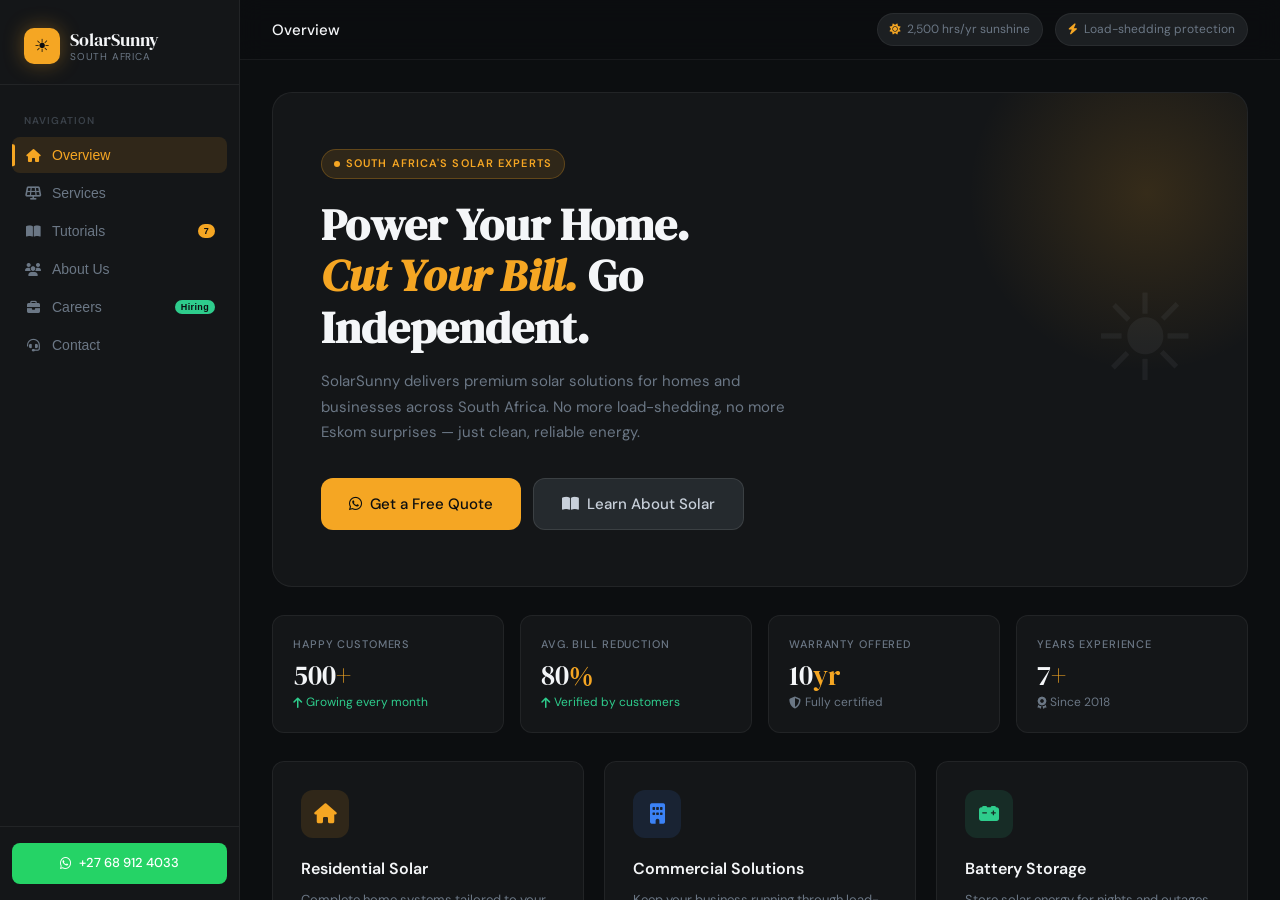
<file: index.html>
<!DOCTYPE html>
<html lang="en">
<head>
<meta charset="UTF-8">
<meta name="viewport" content="width=device-width, initial-scale=1.0">
<title>SolarSunny — Energy Independence for South Africa</title>
<meta name="description" content="SolarSunny provides premium solar solutions for homes and businesses across South Africa. Save on electricity, eliminate load-shedding, and achieve true energy independence.">
<link rel="preconnect" href="https://fonts.googleapis.com">
<link rel="preconnect" href="https://fonts.gstatic.com" crossorigin>
<link href="https://fonts.googleapis.com/css2?family=DM+Serif+Display:ital@0;1&family=DM+Sans:ital,opsz,wght@0,9..40,300;0,9..40,400;0,9..40,500;0,9..40,600;1,9..40,300&display=swap" rel="stylesheet">
<link rel="stylesheet" href="https://cdnjs.cloudflare.com/ajax/libs/font-awesome/6.4.0/css/all.min.css">
<style>
:root {
  --amber: #F5A623;
  --amber-light: #FFD07A;
  --amber-dark: #C67F00;
  --dark: #0C0E10;
  --dark-2: #141618;
  --dark-3: #1C1F22;
  --dark-4: #252A2E;
  --mid: #3A4149;
  --light-mid: #6B7785;
  --light: #C8D0DA;
  --white: #F4F6F8;
  --green: #2ECC8C;
  --blue: #3B82F6;
  --red: #EF4444;
  --radius: 12px;
  --radius-lg: 20px;
  --shadow: 0 4px 24px rgba(0,0,0,0.4);
  --shadow-amber: 0 4px 32px rgba(245,166,35,0.2);
  --transition: 0.28s cubic-bezier(0.4, 0, 0.2, 1);
}

*, *::before, *::after { box-sizing: border-box; margin: 0; padding: 0; }

html { scroll-behavior: smooth; }

body {
  font-family: 'DM Sans', sans-serif;
  background: var(--dark);
  color: var(--light);
  min-height: 100vh;
  overflow-x: hidden;
  font-size: 15px;
  line-height: 1.6;
}

/* ─── SCROLLBAR ─── */
::-webkit-scrollbar { width: 6px; }
::-webkit-scrollbar-track { background: var(--dark-2); }
::-webkit-scrollbar-thumb { background: var(--mid); border-radius: 3px; }

/* ─── LAYOUT ─── */
.app-shell {
  display: flex;
  height: 100vh;
  overflow: hidden;
}

/* ─── SIDEBAR ─── */
.sidebar {
  width: 240px;
  min-width: 240px;
  background: var(--dark-2);
  border-right: 1px solid rgba(255,255,255,0.06);
  display: flex;
  flex-direction: column;
  padding: 0;
  position: relative;
  z-index: 10;
  transition: width var(--transition);
}

.sidebar-logo {
  padding: 28px 24px 20px;
  border-bottom: 1px solid rgba(255,255,255,0.06);
}

.logo-mark {
  display: flex;
  align-items: center;
  gap: 10px;
  text-decoration: none;
}

.logo-icon {
  width: 36px;
  height: 36px;
  background: var(--amber);
  border-radius: 10px;
  display: flex;
  align-items: center;
  justify-content: center;
  font-size: 18px;
  color: var(--dark);
  flex-shrink: 0;
  box-shadow: 0 0 20px rgba(245,166,35,0.35);
}

.logo-text {
  font-family: 'DM Serif Display', serif;
  font-size: 18px;
  color: var(--white);
  line-height: 1.1;
}

.logo-text span {
  display: block;
  font-family: 'DM Sans', sans-serif;
  font-size: 10px;
  font-weight: 400;
  color: var(--light-mid);
  letter-spacing: 0.08em;
  text-transform: uppercase;
  margin-top: 1px;
}

.sidebar-nav {
  flex: 1;
  padding: 16px 12px;
  display: flex;
  flex-direction: column;
  gap: 2px;
}

.nav-label {
  font-size: 10px;
  font-weight: 600;
  letter-spacing: 0.1em;
  text-transform: uppercase;
  color: var(--mid);
  padding: 12px 12px 6px;
}

.nav-item {
  display: flex;
  align-items: center;
  gap: 10px;
  padding: 10px 12px;
  border-radius: 8px;
  cursor: pointer;
  color: var(--light-mid);
  font-size: 14px;
  font-weight: 400;
  transition: all var(--transition);
  border: none;
  background: none;
  width: 100%;
  text-align: left;
  position: relative;
  white-space: nowrap;
}

.nav-item:hover {
  background: var(--dark-3);
  color: var(--light);
}

.nav-item.active {
  background: rgba(245,166,35,0.12);
  color: var(--amber);
  font-weight: 500;
}

.nav-item.active::before {
  content: '';
  position: absolute;
  left: 0;
  top: 50%;
  transform: translateY(-50%);
  height: 60%;
  width: 3px;
  background: var(--amber);
  border-radius: 0 2px 2px 0;
}

.nav-item i {
  width: 18px;
  text-align: center;
  font-size: 13px;
  flex-shrink: 0;
}

.nav-badge {
  margin-left: auto;
  background: var(--amber);
  color: var(--dark);
  font-size: 9px;
  font-weight: 700;
  padding: 2px 6px;
  border-radius: 20px;
  letter-spacing: 0.04em;
}

.sidebar-footer {
  padding: 16px 12px;
  border-top: 1px solid rgba(255,255,255,0.06);
}

.whatsapp-btn {
  display: flex;
  align-items: center;
  gap: 8px;
  padding: 10px 14px;
  background: #25D366;
  color: white;
  border-radius: 8px;
  font-size: 13px;
  font-weight: 500;
  text-decoration: none;
  transition: all var(--transition);
  width: 100%;
  justify-content: center;
}

.whatsapp-btn:hover {
  background: #1DAA54;
  transform: translateY(-1px);
  box-shadow: 0 4px 16px rgba(37,211,102,0.3);
}

/* ─── MAIN AREA ─── */
.main-area {
  flex: 1;
  overflow-y: auto;
  overflow-x: hidden;
  position: relative;
}

/* ─── TOP BAR ─── */
.topbar {
  position: sticky;
  top: 0;
  z-index: 5;
  background: rgba(12,14,16,0.85);
  backdrop-filter: blur(12px);
  -webkit-backdrop-filter: blur(12px);
  border-bottom: 1px solid rgba(255,255,255,0.06);
  padding: 0 32px;
  height: 60px;
  display: flex;
  align-items: center;
  justify-content: space-between;
}

.topbar-left {
  display: flex;
  align-items: center;
  gap: 12px;
}

.page-title {
  font-size: 15px;
  font-weight: 500;
  color: var(--white);
}

.topbar-right {
  display: flex;
  align-items: center;
  gap: 12px;
}

.stat-chip {
  display: flex;
  align-items: center;
  gap: 6px;
  background: var(--dark-3);
  border: 1px solid rgba(255,255,255,0.06);
  padding: 6px 12px;
  border-radius: 20px;
  font-size: 12px;
  color: var(--light-mid);
}

.stat-chip i { font-size: 11px; color: var(--amber); }

.hamburger-btn {
  display: none;
  background: none;
  border: none;
  color: var(--light);
  font-size: 18px;
  cursor: pointer;
  padding: 6px;
}

/* ─── PAGES ─── */
.page { display: none; padding: 32px; animation: fadeIn 0.3s ease; }
.page.active { display: block; }

@keyframes fadeIn {
  from { opacity: 0; transform: translateY(8px); }
  to { opacity: 1; transform: translateY(0); }
}

/* ─── HERO ─── */
.hero {
  position: relative;
  background: var(--dark-2);
  border: 1px solid rgba(255,255,255,0.06);
  border-radius: var(--radius-lg);
  padding: 56px 48px;
  overflow: hidden;
  margin-bottom: 28px;
}

.hero::before {
  content: '';
  position: absolute;
  top: -80px;
  right: -80px;
  width: 360px;
  height: 360px;
  background: radial-gradient(circle, rgba(245,166,35,0.15) 0%, transparent 70%);
  pointer-events: none;
}

.hero::after {
  content: '☀';
  position: absolute;
  right: 48px;
  top: 50%;
  transform: translateY(-50%);
  font-size: 120px;
  opacity: 0.06;
  pointer-events: none;
  animation: rotateSun 20s linear infinite;
}

@keyframes rotateSun {
  from { transform: translateY(-50%) rotate(0deg); }
  to { transform: translateY(-50%) rotate(360deg); }
}

.hero-eyebrow {
  display: inline-flex;
  align-items: center;
  gap: 6px;
  background: rgba(245,166,35,0.12);
  border: 1px solid rgba(245,166,35,0.25);
  color: var(--amber);
  font-size: 11px;
  font-weight: 600;
  letter-spacing: 0.1em;
  text-transform: uppercase;
  padding: 5px 12px;
  border-radius: 20px;
  margin-bottom: 20px;
}

.hero-eyebrow::before {
  content: '';
  width: 6px;
  height: 6px;
  background: var(--amber);
  border-radius: 50%;
  animation: pulse 2s infinite;
}

@keyframes pulse {
  0%, 100% { opacity: 1; transform: scale(1); }
  50% { opacity: 0.5; transform: scale(0.8); }
}

.hero h1 {
  font-family: 'DM Serif Display', serif;
  font-size: clamp(28px, 3.5vw, 48px);
  color: var(--white);
  line-height: 1.15;
  margin-bottom: 16px;
  max-width: 540px;
}

.hero h1 em {
  font-style: italic;
  color: var(--amber);
}

.hero p {
  color: var(--light-mid);
  max-width: 480px;
  font-size: 15px;
  line-height: 1.7;
  margin-bottom: 32px;
}

.hero-actions {
  display: flex;
  gap: 12px;
  flex-wrap: wrap;
}

/* ─── BUTTONS ─── */
.btn {
  display: inline-flex;
  align-items: center;
  gap: 8px;
  padding: 11px 20px;
  border-radius: var(--radius);
  font-size: 14px;
  font-weight: 500;
  cursor: pointer;
  transition: all var(--transition);
  text-decoration: none;
  border: none;
  font-family: 'DM Sans', sans-serif;
  white-space: nowrap;
}

.btn-primary {
  background: var(--amber);
  color: var(--dark);
}
.btn-primary:hover {
  background: var(--amber-light);
  transform: translateY(-1px);
  box-shadow: var(--shadow-amber);
}

.btn-secondary {
  background: var(--dark-4);
  color: var(--light);
  border: 1px solid rgba(255,255,255,0.1);
}
.btn-secondary:hover {
  background: var(--dark-3);
  border-color: rgba(255,255,255,0.18);
  transform: translateY(-1px);
}

.btn-ghost {
  background: transparent;
  color: var(--amber);
  border: 1px solid rgba(245,166,35,0.3);
}
.btn-ghost:hover {
  background: rgba(245,166,35,0.08);
  border-color: var(--amber);
}

.btn-green {
  background: var(--green);
  color: var(--dark);
}
.btn-green:hover {
  filter: brightness(1.1);
  transform: translateY(-1px);
}

.btn-sm { padding: 8px 14px; font-size: 13px; }
.btn-lg { padding: 14px 28px; font-size: 15px; }

/* ─── STATS ROW ─── */
.stats-row {
  display: grid;
  grid-template-columns: repeat(4, 1fr);
  gap: 16px;
  margin-bottom: 28px;
}

.stat-card {
  background: var(--dark-2);
  border: 1px solid rgba(255,255,255,0.06);
  border-radius: var(--radius);
  padding: 20px;
  position: relative;
  overflow: hidden;
  transition: border-color var(--transition);
}

.stat-card:hover {
  border-color: rgba(245,166,35,0.25);
}

.stat-card::before {
  content: '';
  position: absolute;
  bottom: 0;
  left: 0;
  right: 0;
  height: 2px;
  background: linear-gradient(90deg, var(--amber), transparent);
  opacity: 0;
  transition: opacity var(--transition);
}

.stat-card:hover::before { opacity: 1; }

.stat-label {
  font-size: 11px;
  color: var(--light-mid);
  text-transform: uppercase;
  letter-spacing: 0.08em;
  margin-bottom: 8px;
  font-weight: 500;
}

.stat-value {
  font-family: 'DM Serif Display', serif;
  font-size: 28px;
  color: var(--white);
  line-height: 1;
  margin-bottom: 4px;
}

.stat-value span { color: var(--amber); }

.stat-sub {
  font-size: 12px;
  color: var(--light-mid);
  display: flex;
  align-items: center;
  gap: 4px;
}

.stat-sub.up { color: var(--green); }
.stat-sub.down { color: var(--red); }

/* ─── GRID LAYOUTS ─── */
.two-col { display: grid; grid-template-columns: 1fr 1fr; gap: 20px; margin-bottom: 20px; }
.three-col { display: grid; grid-template-columns: repeat(3, 1fr); gap: 20px; margin-bottom: 20px; }

/* ─── CARDS ─── */
.card {
  background: var(--dark-2);
  border: 1px solid rgba(255,255,255,0.06);
  border-radius: var(--radius);
  overflow: hidden;
  transition: border-color var(--transition), transform var(--transition);
}

.card:hover {
  border-color: rgba(255,255,255,0.12);
  transform: translateY(-2px);
}

.card-header {
  padding: 20px 24px;
  border-bottom: 1px solid rgba(255,255,255,0.06);
  display: flex;
  align-items: center;
  justify-content: space-between;
}

.card-title {
  font-size: 14px;
  font-weight: 600;
  color: var(--white);
}

.card-body { padding: 24px; }

/* ─── SERVICE CARDS ─── */
.service-card {
  background: var(--dark-2);
  border: 1px solid rgba(255,255,255,0.06);
  border-radius: var(--radius);
  padding: 28px;
  transition: all var(--transition);
  cursor: pointer;
  position: relative;
  overflow: hidden;
}

.service-card:hover {
  border-color: rgba(245,166,35,0.3);
  transform: translateY(-3px);
  box-shadow: var(--shadow);
}

.service-icon-wrap {
  width: 48px;
  height: 48px;
  border-radius: 12px;
  display: flex;
  align-items: center;
  justify-content: center;
  margin-bottom: 18px;
  font-size: 20px;
}

.service-card h3 {
  font-size: 16px;
  font-weight: 600;
  color: var(--white);
  margin-bottom: 8px;
}

.service-card p {
  font-size: 13px;
  color: var(--light-mid);
  line-height: 1.6;
  margin-bottom: 18px;
}

.feature-list {
  list-style: none;
  display: flex;
  flex-direction: column;
  gap: 6px;
}

.feature-list li {
  font-size: 12px;
  color: var(--light-mid);
  display: flex;
  align-items: center;
  gap: 8px;
}

.feature-list li i {
  color: var(--green);
  font-size: 10px;
  flex-shrink: 0;
}

/* ─── TUTORIALS ─── */
.tutorial-layout {
  display: grid;
  grid-template-columns: 240px 1fr;
  gap: 20px;
  min-height: 500px;
}

.tutorial-sidebar {
  background: var(--dark-2);
  border: 1px solid rgba(255,255,255,0.06);
  border-radius: var(--radius);
  padding: 16px;
  height: fit-content;
  position: sticky;
  top: 20px;
}

.tutorial-sidebar h4 {
  font-size: 11px;
  font-weight: 600;
  letter-spacing: 0.1em;
  text-transform: uppercase;
  color: var(--mid);
  margin-bottom: 12px;
  padding: 0 4px;
}

.tut-link {
  display: flex;
  align-items: center;
  gap: 10px;
  padding: 10px 10px;
  border-radius: 8px;
  cursor: pointer;
  color: var(--light-mid);
  font-size: 13px;
  transition: all var(--transition);
  border: none;
  background: none;
  width: 100%;
  text-align: left;
}

.tut-link:hover { background: var(--dark-3); color: var(--light); }
.tut-link.active { background: rgba(245,166,35,0.1); color: var(--amber); }

.tut-num {
  width: 22px;
  height: 22px;
  border-radius: 6px;
  background: var(--dark-4);
  display: flex;
  align-items: center;
  justify-content: center;
  font-size: 10px;
  font-weight: 700;
  flex-shrink: 0;
  color: var(--light-mid);
}

.tut-link.active .tut-num {
  background: var(--amber);
  color: var(--dark);
}

.tutorial-content-area {
  background: var(--dark-2);
  border: 1px solid rgba(255,255,255,0.06);
  border-radius: var(--radius);
  padding: 36px;
  display: none;
}

.tutorial-content-area.active { display: block; animation: fadeIn 0.3s ease; }

.tut-badge {
  display: inline-block;
  background: rgba(245,166,35,0.12);
  border: 1px solid rgba(245,166,35,0.2);
  color: var(--amber);
  font-size: 10px;
  font-weight: 700;
  letter-spacing: 0.1em;
  text-transform: uppercase;
  padding: 3px 10px;
  border-radius: 20px;
  margin-bottom: 16px;
}

.tutorial-content-area h3 {
  font-family: 'DM Serif Display', serif;
  font-size: 24px;
  color: var(--white);
  margin-bottom: 20px;
  line-height: 1.3;
}

.tutorial-content-area p {
  color: var(--light-mid);
  font-size: 14px;
  line-height: 1.8;
  margin-bottom: 14px;
}

.tut-info-box {
  background: var(--dark-3);
  border: 1px solid rgba(255,255,255,0.06);
  border-left: 3px solid var(--amber);
  border-radius: 0 8px 8px 0;
  padding: 16px 20px;
  margin: 20px 0;
  display: flex;
  gap: 12px;
  align-items: flex-start;
}

.tut-info-box i { color: var(--amber); margin-top: 2px; flex-shrink: 0; }
.tut-info-box p { margin: 0; font-size: 13px; }

.tut-steps {
  display: flex;
  flex-direction: column;
  gap: 14px;
  margin: 20px 0;
}

.tut-step {
  display: flex;
  gap: 14px;
  align-items: flex-start;
}

.step-num {
  width: 28px;
  height: 28px;
  border-radius: 8px;
  background: var(--amber);
  color: var(--dark);
  display: flex;
  align-items: center;
  justify-content: center;
  font-size: 12px;
  font-weight: 700;
  flex-shrink: 0;
}

.tut-step p { margin: 0; padding-top: 4px; font-size: 14px; color: var(--light-mid); }
.tut-step strong { color: var(--white); }

.savings-visual {
  background: var(--dark-3);
  border-radius: var(--radius);
  padding: 24px;
  margin: 20px 0;
  text-align: center;
}

.savings-visual .big-num {
  font-family: 'DM Serif Display', serif;
  font-size: 48px;
  color: var(--amber);
  line-height: 1;
}

.savings-visual .big-label {
  font-size: 13px;
  color: var(--light-mid);
  margin-top: 4px;
}

.tut-nav-row {
  display: flex;
  gap: 10px;
  margin-top: 28px;
  padding-top: 20px;
  border-top: 1px solid rgba(255,255,255,0.06);
}

/* ─── ABOUT ─── */
.about-grid {
  display: grid;
  grid-template-columns: 1fr 1fr;
  gap: 20px;
  margin-bottom: 20px;
}

.about-card {
  background: var(--dark-2);
  border: 1px solid rgba(255,255,255,0.06);
  border-radius: var(--radius);
  padding: 32px;
}

.about-card h3 {
  font-family: 'DM Serif Display', serif;
  font-size: 22px;
  color: var(--white);
  margin-bottom: 14px;
  line-height: 1.3;
}

.about-card p {
  color: var(--light-mid);
  font-size: 14px;
  line-height: 1.75;
  margin-bottom: 12px;
}

.trust-row {
  display: flex;
  flex-direction: column;
  gap: 10px;
  margin-top: 20px;
}

.trust-item {
  display: flex;
  align-items: center;
  gap: 12px;
  padding: 12px 16px;
  background: var(--dark-3);
  border-radius: 8px;
  font-size: 13px;
  color: var(--light);
}

.trust-item i { color: var(--amber); width: 16px; text-align: center; }

.testimonials-wrap {
  display: flex;
  flex-direction: column;
  gap: 12px;
}

.testimonial {
  background: var(--dark-3);
  border-radius: 10px;
  padding: 20px;
  position: relative;
}

.testimonial::before {
  content: '"';
  font-family: 'DM Serif Display', serif;
  font-size: 48px;
  color: var(--amber);
  opacity: 0.3;
  position: absolute;
  top: 8px;
  right: 16px;
  line-height: 1;
}

.stars {
  color: var(--amber);
  font-size: 11px;
  margin-bottom: 8px;
  letter-spacing: 2px;
}

.testimonial p { font-size: 13px; color: var(--light-mid); line-height: 1.6; margin-bottom: 10px; }
.testimonial-author { font-size: 12px; font-weight: 600; color: var(--light); }
.testimonial-loc { font-size: 11px; color: var(--light-mid); }

/* ─── CAREERS ─── */
.careers-hero-card {
  background: var(--dark-2);
  border: 1px solid rgba(255,255,255,0.06);
  border-radius: var(--radius-lg);
  padding: 40px;
  margin-bottom: 20px;
  position: relative;
  overflow: hidden;
}

.careers-hero-card::before {
  content: '';
  position: absolute;
  top: -60px;
  left: -60px;
  width: 300px;
  height: 300px;
  background: radial-gradient(circle, rgba(46,204,140,0.08) 0%, transparent 70%);
}

.commission-badge {
  display: inline-flex;
  align-items: center;
  gap: 8px;
  background: rgba(46,204,140,0.12);
  border: 1px solid rgba(46,204,140,0.25);
  color: var(--green);
  padding: 8px 16px;
  border-radius: 20px;
  font-size: 13px;
  font-weight: 600;
  margin-bottom: 20px;
}

.careers-hero-card h2 {
  font-family: 'DM Serif Display', serif;
  font-size: 32px;
  color: var(--white);
  line-height: 1.25;
  margin-bottom: 12px;
}

.careers-hero-card > p {
  color: var(--light-mid);
  font-size: 15px;
  margin-bottom: 28px;
  max-width: 560px;
}

.commission-example {
  background: var(--dark-3);
  border: 1px solid rgba(255,255,255,0.08);
  border-radius: var(--radius);
  padding: 24px;
  max-width: 380px;
  margin-bottom: 28px;
}

.commission-example h4 {
  font-size: 12px;
  font-weight: 600;
  text-transform: uppercase;
  letter-spacing: 0.08em;
  color: var(--light-mid);
  margin-bottom: 16px;
}

.commission-row {
  display: flex;
  justify-content: space-between;
  align-items: center;
  padding: 8px 0;
  border-bottom: 1px solid rgba(255,255,255,0.05);
  font-size: 13px;
}

.commission-row:last-child { border-bottom: none; }
.commission-row span:first-child { color: var(--light-mid); }
.commission-row span:last-child { color: var(--white); font-weight: 500; }
.commission-row.highlight span:last-child { color: var(--green); font-size: 18px; font-weight: 700; font-family: 'DM Serif Display', serif; }

.perks-grid {
  display: grid;
  grid-template-columns: 1fr 1fr;
  gap: 10px;
}

.perk-item {
  display: flex;
  align-items: flex-start;
  gap: 10px;
  padding: 14px;
  background: var(--dark-2);
  border: 1px solid rgba(255,255,255,0.06);
  border-radius: 10px;
  font-size: 13px;
  color: var(--light-mid);
}

.perk-item i { color: var(--green); margin-top: 2px; flex-shrink: 0; }

.process-steps-row {
  display: grid;
  grid-template-columns: repeat(3, 1fr);
  gap: 16px;
  margin-top: 20px;
}

.process-step {
  background: var(--dark-2);
  border: 1px solid rgba(255,255,255,0.06);
  border-radius: var(--radius);
  padding: 24px;
  position: relative;
}

.process-num {
  width: 32px;
  height: 32px;
  border-radius: 10px;
  background: rgba(245,166,35,0.12);
  border: 1px solid rgba(245,166,35,0.25);
  color: var(--amber);
  display: flex;
  align-items: center;
  justify-content: center;
  font-size: 14px;
  font-weight: 700;
  margin-bottom: 14px;
}

.process-step h4 { font-size: 14px; font-weight: 600; color: var(--white); margin-bottom: 8px; }
.process-step p { font-size: 13px; color: var(--light-mid); line-height: 1.6; }

/* ─── CONTACT ─── */
.contact-grid {
  display: grid;
  grid-template-columns: 1fr 1.2fr;
  gap: 20px;
}

.contact-info-card {
  background: var(--dark-2);
  border: 1px solid rgba(255,255,255,0.06);
  border-radius: var(--radius);
  padding: 32px;
}

.contact-info-card h3 {
  font-family: 'DM Serif Display', serif;
  font-size: 22px;
  color: var(--white);
  margin-bottom: 8px;
}

.contact-info-card > p {
  color: var(--light-mid);
  font-size: 14px;
  margin-bottom: 24px;
  line-height: 1.6;
}

.contact-detail {
  display: flex;
  gap: 14px;
  padding: 14px 0;
  border-bottom: 1px solid rgba(255,255,255,0.05);
}

.contact-detail:last-child { border-bottom: none; }

.contact-icon-wrap {
  width: 40px;
  height: 40px;
  border-radius: 10px;
  background: var(--dark-3);
  display: flex;
  align-items: center;
  justify-content: center;
  color: var(--amber);
  font-size: 15px;
  flex-shrink: 0;
}

.contact-detail h4 { font-size: 13px; font-weight: 600; color: var(--white); margin-bottom: 2px; }
.contact-detail p { font-size: 12px; color: var(--light-mid); margin: 0; line-height: 1.5; }

.contact-actions-card {
  background: var(--dark-2);
  border: 1px solid rgba(255,255,255,0.06);
  border-radius: var(--radius);
  padding: 32px;
}

.contact-actions-card h3 {
  font-family: 'DM Serif Display', serif;
  font-size: 22px;
  color: var(--white);
  margin-bottom: 8px;
}

.contact-actions-card > p {
  color: var(--light-mid);
  font-size: 14px;
  margin-bottom: 24px;
}

.action-btn {
  display: flex;
  align-items: center;
  gap: 14px;
  padding: 16px 18px;
  border-radius: 10px;
  text-decoration: none;
  border: 1px solid rgba(255,255,255,0.06);
  background: var(--dark-3);
  transition: all var(--transition);
  margin-bottom: 10px;
  width: 100%;
}

.action-btn:hover {
  transform: translateX(4px);
  border-color: rgba(255,255,255,0.14);
}

.action-btn-icon {
  width: 40px;
  height: 40px;
  border-radius: 10px;
  display: flex;
  align-items: center;
  justify-content: center;
  font-size: 17px;
  flex-shrink: 0;
}

.action-btn-text h4 { font-size: 14px; font-weight: 600; color: var(--white); margin-bottom: 1px; }
.action-btn-text p { font-size: 12px; color: var(--light-mid); margin: 0; }
.action-btn-arrow { margin-left: auto; color: var(--light-mid); font-size: 12px; }

/* ─── PAGE HEADER ─── */
.page-header { margin-bottom: 28px; }
.page-header h2 {
  font-family: 'DM Serif Display', serif;
  font-size: 28px;
  color: var(--white);
  margin-bottom: 4px;
}
.page-header p { color: var(--light-mid); font-size: 14px; }

/* ─── FOOTER STRIPE ─── */
.footer-stripe {
  margin: 28px 32px 0;
  padding: 16px 24px;
  background: var(--dark-2);
  border: 1px solid rgba(255,255,255,0.06);
  border-radius: var(--radius);
  display: flex;
  align-items: center;
  justify-content: space-between;
  font-size: 12px;
  color: var(--light-mid);
}

/* ─── MOBILE OVERLAY ─── */
.sidebar-overlay {
  display: none;
  position: fixed;
  inset: 0;
  background: rgba(0,0,0,0.6);
  z-index: 9;
}

/* ─── RESPONSIVE ─── */
@media (max-width: 1100px) {
  .stats-row { grid-template-columns: repeat(2, 1fr); }
}

@media (max-width: 900px) {
  .sidebar {
    position: fixed;
    left: -240px;
    top: 0;
    height: 100vh;
    z-index: 10;
    transition: left var(--transition);
  }
  .sidebar.open { left: 0; }
  .sidebar-overlay.open { display: block; }
  .hamburger-btn { display: flex; }
  .main-area { overflow-y: auto; }
  .tutorial-layout { grid-template-columns: 1fr; }
  .tutorial-sidebar { position: static; }
  .two-col, .about-grid, .contact-grid { grid-template-columns: 1fr; }
  .three-col { grid-template-columns: 1fr 1fr; }
  .topbar { padding: 0 20px; }
  .page { padding: 20px; }
  .hero { padding: 36px 28px; }
  .hero::after { display: none; }
  .perks-grid { grid-template-columns: 1fr; }
}

@media (max-width: 600px) {
  .three-col { grid-template-columns: 1fr; }
  .stats-row { grid-template-columns: 1fr 1fr; }
  .process-steps-row { grid-template-columns: 1fr; }
  .hero-actions { flex-direction: column; }
}
</style>
</head>
<body>

<div class="app-shell">
  <!-- Sidebar Overlay (mobile) -->
  <div class="sidebar-overlay" id="sidebarOverlay"></div>

  <!-- ─── SIDEBAR ─── -->
  <aside class="sidebar" id="sidebar">
    <div class="sidebar-logo">
      <a href="#" class="logo-mark" onclick="navigate('home'); return false;">
        <div class="logo-icon">☀</div>
        <div class="logo-text">
          SolarSunny
          <span>South Africa</span>
        </div>
      </a>
    </div>

    <nav class="sidebar-nav">
      <div class="nav-label">Navigation</div>

      <button class="nav-item active" onclick="navigate('home')" id="nav-home">
        <i class="fas fa-home"></i> Overview
      </button>
      <button class="nav-item" onclick="navigate('services')" id="nav-services">
        <i class="fas fa-solar-panel"></i> Services
      </button>
      <button class="nav-item" onclick="navigate('tutorials')" id="nav-tutorials">
        <i class="fas fa-book-open"></i> Tutorials
        <span class="nav-badge">7</span>
      </button>
      <button class="nav-item" onclick="navigate('about')" id="nav-about">
        <i class="fas fa-users"></i> About Us
      </button>
      <button class="nav-item" onclick="navigate('careers')" id="nav-careers">
        <i class="fas fa-briefcase"></i> Careers
        <span class="nav-badge" style="background:var(--green);color:var(--dark);">Hiring</span>
      </button>
      <button class="nav-item" onclick="navigate('contact')" id="nav-contact">
        <i class="fas fa-headset"></i> Contact
      </button>
    </nav>

    <div class="sidebar-footer">
      <a href="https://wa.me/27689124033?text=Hi%20SolarSunny,%20I'd%20like%20to%20know%20more." target="_blank" class="whatsapp-btn">
        <i class="fab fa-whatsapp"></i> +27 68 912 4033
      </a>
    </div>
  </aside>

  <!-- ─── MAIN AREA ─── -->
  <div class="main-area">

    <!-- Top Bar -->
    <div class="topbar">
      <div class="topbar-left">
        <button class="hamburger-btn" id="hamburgerBtn"><i class="fas fa-bars"></i></button>
        <span class="page-title" id="topbarTitle">Overview</span>
      </div>
      <div class="topbar-right">
        <div class="stat-chip"><i class="fas fa-sun"></i> 2,500 hrs/yr sunshine</div>
        <div class="stat-chip"><i class="fas fa-bolt"></i> Load-shedding protection</div>
      </div>
    </div>

    <!-- ═══════════════════════════════
         HOME PAGE
    ════════════════════════════════ -->
    <div class="page active" id="page-home">

      <!-- Hero -->
      <div class="hero">
        <div class="hero-eyebrow">South Africa's Solar Experts</div>
        <h1>Power Your Home.<br><em>Cut Your Bill.</em> Go Independent.</h1>
        <p>SolarSunny delivers premium solar solutions for homes and businesses across South Africa. No more load-shedding, no more Eskom surprises — just clean, reliable energy.</p>
        <div class="hero-actions">
          <a href="https://wa.me/27689124033?text=Hi%20SolarSunny,%20I'd%20like%20a%20free%20quote%20for%20solar%20installation%20at%20my%20property.%20My%20details:%20[Name,%20Address,%20Phone]." target="_blank" class="btn btn-primary btn-lg">
            <i class="fab fa-whatsapp"></i> Get a Free Quote
          </a>
          <button class="btn btn-secondary btn-lg" onclick="navigate('tutorials')">
            <i class="fas fa-book-open"></i> Learn About Solar
          </button>
        </div>
      </div>

      <!-- Stats -->
      <div class="stats-row">
        <div class="stat-card">
          <div class="stat-label">Happy Customers</div>
          <div class="stat-value">500<span>+</span></div>
          <div class="stat-sub up"><i class="fas fa-arrow-up"></i> Growing every month</div>
        </div>
        <div class="stat-card">
          <div class="stat-label">Avg. Bill Reduction</div>
          <div class="stat-value">80<span>%</span></div>
          <div class="stat-sub up"><i class="fas fa-arrow-up"></i> Verified by customers</div>
        </div>
        <div class="stat-card">
          <div class="stat-label">Warranty Offered</div>
          <div class="stat-value">10<span>yr</span></div>
          <div class="stat-sub"><i class="fas fa-shield-alt"></i> Fully certified</div>
        </div>
        <div class="stat-card">
          <div class="stat-label">Years Experience</div>
          <div class="stat-value">7<span>+</span></div>
          <div class="stat-sub"><i class="fas fa-award"></i> Since 2018</div>
        </div>
      </div>

      <!-- Why Solar now -->
      <div class="three-col">
        <div class="service-card" onclick="navigate('services')">
          <div class="service-icon-wrap" style="background:rgba(245,166,35,0.12);">
            <i class="fas fa-home" style="color:var(--amber)"></i>
          </div>
          <h3>Residential Solar</h3>
          <p>Complete home systems tailored to your budget and energy needs.</p>
          <ul class="feature-list">
            <li><i class="fas fa-check-circle"></i> Rooftop installation</li>
            <li><i class="fas fa-check-circle"></i> Battery backup included</li>
            <li><i class="fas fa-check-circle"></i> Real-time monitoring</li>
          </ul>
        </div>
        <div class="service-card" onclick="navigate('services')">
          <div class="service-icon-wrap" style="background:rgba(59,130,246,0.12);">
            <i class="fas fa-building" style="color:var(--blue)"></i>
          </div>
          <h3>Commercial Solutions</h3>
          <p>Keep your business running through load-shedding with scalable systems.</p>
          <ul class="feature-list">
            <li><i class="fas fa-check-circle"></i> Factory & office setups</li>
            <li><i class="fas fa-check-circle"></i> ROI analysis provided</li>
            <li><i class="fas fa-check-circle"></i> Uninterrupted uptime</li>
          </ul>
        </div>
        <div class="service-card" onclick="navigate('services')">
          <div class="service-icon-wrap" style="background:rgba(46,204,140,0.12);">
            <i class="fas fa-car-battery" style="color:var(--green)"></i>
          </div>
          <h3>Battery Storage</h3>
          <p>Store solar energy for nights and outages with lithium-ion batteries.</p>
          <ul class="feature-list">
            <li><i class="fas fa-check-circle"></i> Lithium-ion tech</li>
            <li><i class="fas fa-check-circle"></i> Smart energy management</li>
            <li><i class="fas fa-check-circle"></i> Whole-home backup</li>
          </ul>
        </div>
      </div>

      <div class="footer-stripe">
        <span>© 2026 SolarSunny · South Africa</span>
        <span>SolarSunny · <i class="fab fa-whatsapp"></i> +27 68 912 4033</span>
      </div>
    </div>

    <!-- ═══════════════════════════════
         SERVICES PAGE
    ════════════════════════════════ -->
    <div class="page" id="page-services">
      <div class="page-header">
        <h2>Our Services</h2>
        <p>Comprehensive solar solutions for every need — from small homes to large commercial installations.</p>
      </div>

      <div class="two-col">
        <div class="service-card">
          <div class="service-icon-wrap" style="background:rgba(245,166,35,0.12);">
            <i class="fas fa-home" style="color:var(--amber)"></i>
          </div>
          <h3>Residential Solar</h3>
          <p>A full home solar system designed around your lifestyle, daily usage, and budget. Get energy independence and significant monthly savings from day one.</p>
          <ul class="feature-list">
            <li><i class="fas fa-check-circle"></i> Site survey & system design</li>
            <li><i class="fas fa-check-circle"></i> Premium panel installation</li>
            <li><i class="fas fa-check-circle"></i> Grid-tied or off-grid options</li>
            <li><i class="fas fa-check-circle"></i> App-based energy monitoring</li>
          </ul>
        </div>
        <div class="service-card">
          <div class="service-icon-wrap" style="background:rgba(59,130,246,0.12);">
            <i class="fas fa-building" style="color:var(--blue)"></i>
          </div>
          <h3>Commercial Solutions</h3>
          <p>Purpose-built solar systems for offices, factories, and warehouses. Eliminate operational costs, protect against load-shedding, and improve your sustainability profile.</p>
          <ul class="feature-list">
            <li><i class="fas fa-check-circle"></i> Custom system sizing</li>
            <li><i class="fas fa-check-circle"></i> Full ROI analysis</li>
            <li><i class="fas fa-check-circle"></i> Section 12B tax benefits</li>
            <li><i class="fas fa-check-circle"></i> Scalable architecture</li>
          </ul>
        </div>
        <div class="service-card">
          <div class="service-icon-wrap" style="background:rgba(46,204,140,0.12);">
            <i class="fas fa-car-battery" style="color:var(--green)"></i>
          </div>
          <h3>Battery Storage</h3>
          <p>Store the energy your panels produce and use it whenever you need it — overnight, during outages, or peak tariff hours. Maximise every kilowatt you generate.</p>
          <ul class="feature-list">
            <li><i class="fas fa-check-circle"></i> Lithium-ion battery banks</li>
            <li><i class="fas fa-check-circle"></i> Seamless load-shedding switching</li>
            <li><i class="fas fa-check-circle"></i> Smart charge management</li>
            <li><i class="fas fa-check-circle"></i> Compatible with all major inverters</li>
          </ul>
        </div>
        <div class="service-card">
          <div class="service-icon-wrap" style="background:rgba(239,68,68,0.12);">
            <i class="fas fa-tools" style="color:var(--red)"></i>
          </div>
          <h3>Maintenance & Support</h3>
          <p>Protect your investment with regular servicing, panel cleaning, and 24/7 technical support. Our certified technicians keep your system at peak performance.</p>
          <ul class="feature-list">
            <li><i class="fas fa-check-circle"></i> Scheduled panel cleaning</li>
            <li><i class="fas fa-check-circle"></i> Annual performance checks</li>
            <li><i class="fas fa-check-circle"></i> Remote monitoring alerts</li>
            <li><i class="fas fa-check-circle"></i> 24/7 WhatsApp support</li>
          </ul>
        </div>
      </div>

      <div class="card" style="margin-bottom:20px;">
        <div class="card-header">
          <span class="card-title">Why Choose SolarSunny?</span>
        </div>
        <div class="card-body">
          <div class="two-col" style="margin:0;">
            <div style="display:flex;flex-direction:column;gap:12px;">
              <div class="trust-item"><i class="fas fa-award"></i> Licensed and certified installers</div>
              <div class="trust-item"><i class="fas fa-shield-alt"></i> 10-year product & installation warranty</div>
              <div class="trust-item"><i class="fas fa-chart-line"></i> Average 4–7 year payback period</div>
            </div>
            <div style="display:flex;flex-direction:column;gap:12px;">
              <div class="trust-item"><i class="fas fa-leaf"></i> Reduce carbon footprint by up to 2 tons/year</div>
              <div class="trust-item"><i class="fas fa-home"></i> Increase property value by 3–4% on average</div>
              <div class="trust-item"><i class="fas fa-bolt"></i> Full load-shedding protection with battery backup</div>
            </div>
          </div>
        </div>
      </div>

      <div style="display:flex;gap:12px;flex-wrap:wrap;">
        <a href="https://wa.me/27689124033?text=Hi%20SolarSunny,%20I'd%20like%20a%20free%20quote%20for%20solar%20installation%20at%20my%20property." target="_blank" class="btn btn-primary btn-lg">
          <i class="fab fa-whatsapp"></i> Get a Free Quote
        </a>
        <a href="https://wa.me/27689124033?text=Hi%20SolarSunny,%20I%20have%20a%20question%20about%20your%20services." target="_blank" class="btn btn-secondary btn-lg">
          <i class="fab fa-whatsapp"></i> Ask a Question
        </a>
      </div>
    </div>

    <!-- ═══════════════════════════════
         TUTORIALS PAGE
    ════════════════════════════════ -->
    <div class="page" id="page-tutorials">
      <div class="page-header">
        <h2>Solar Energy Tutorials</h2>
        <p>Everything you need to know about going solar in South Africa, explained simply.</p>
      </div>

      <div class="tutorial-layout">
        <!-- Sidebar -->
        <div class="tutorial-sidebar">
          <h4>All Tutorials</h4>
          <button class="tut-link active" onclick="showTutorial(1)">
            <span class="tut-num">1</span> Solar in South Africa
          </button>
          <button class="tut-link" onclick="showTutorial(2)">
            <span class="tut-num">2</span> How Solar Works
          </button>
          <button class="tut-link" onclick="showTutorial(3)">
            <span class="tut-num">3</span> Benefits & Savings
          </button>
          <button class="tut-link" onclick="showTutorial(4)">
            <span class="tut-num">4</span> Environmental Impact
          </button>
          <button class="tut-link" onclick="showTutorial(5)">
            <span class="tut-num">5</span> Choosing a System
          </button>
          <button class="tut-link" onclick="showTutorial(6)">
            <span class="tut-num">6</span> Installation Process
          </button>
          <button class="tut-link" onclick="showTutorial(7)">
            <span class="tut-num">7</span> Maintenance Guide
          </button>
        </div>

        <!-- Tutorial content panels -->
        <div>
          <!-- Tutorial 1 -->
          <div class="tutorial-content-area active" id="tut-1">
            <div class="tut-badge">Essential Reading</div>
            <h3>Why Solar is Essential in South Africa</h3>
            <p>South Africa faces unique energy challenges that make solar power not just an option, but a genuine necessity for homes and businesses.</p>
            <div class="tut-info-box">
              <i class="fas fa-info-circle"></i>
              <p>South Africa receives approximately <strong>2,500 hours of sunshine per year</strong> — among the highest in the world. This makes solar particularly effective compared to most other countries.</p>
            </div>
            <p>With rolling load-shedding disrupting daily life and Eskom electricity prices having risen by over 300% in the past decade, solar energy is now cost-competitive and often cheaper than grid electricity.</p>
            <p>The South African government also offers incentives — including tax rebates for residential installations and accelerated depreciation for businesses — further improving the financial case for going solar.</p>
            <div class="tut-nav-row">
              <button class="btn btn-secondary" onclick="showTutorial(2)">Next: How Solar Works <i class="fas fa-arrow-right"></i></button>
            </div>
          </div>

          <!-- Tutorial 2 -->
          <div class="tutorial-content-area" id="tut-2">
            <div class="tut-badge">Technology</div>
            <h3>How Solar Panels Work: A Simple Guide</h3>
            <p>Solar panels convert sunlight directly into electricity through a process called the photovoltaic effect. Here's how it works step by step:</p>
            <div class="tut-steps">
              <div class="tut-step"><div class="step-num">1</div><p><strong>Sunlight hits the panels</strong> — Photons from the sun strike the silicon cells inside each panel.</p></div>
              <div class="tut-step"><div class="step-num">2</div><p><strong>DC electricity is created</strong> — The photons knock electrons loose, generating direct current (DC) electricity.</p></div>
              <div class="tut-step"><div class="step-num">3</div><p><strong>Inverter converts to AC</strong> — An inverter transforms DC into the alternating current (AC) your home appliances use.</p></div>
              <div class="tut-step"><div class="step-num">4</div><p><strong>Power your home</strong> — Electricity flows to your DB board and powers everything just like the grid would.</p></div>
              <div class="tut-step"><div class="step-num">5</div><p><strong>Excess energy stored or exported</strong> — Surplus power charges your battery or feeds back to the grid (where available).</p></div>
            </div>
            <p>Modern systems include smartphone monitoring apps so you can track your production and usage in real time.</p>
            <div class="tut-nav-row">
              <button class="btn btn-secondary btn-sm" onclick="showTutorial(1)"><i class="fas fa-arrow-left"></i> Previous</button>
              <button class="btn btn-secondary" onclick="showTutorial(3)">Next: Benefits & Savings <i class="fas fa-arrow-right"></i></button>
            </div>
          </div>

          <!-- Tutorial 3 -->
          <div class="tutorial-content-area" id="tut-3">
            <div class="tut-badge">Financial</div>
            <h3>Benefits of Going Solar for Your Home</h3>
            <div class="savings-visual">
              <div class="big-num">R1,200–R3,500</div>
              <div class="big-label">estimated monthly savings for the average South African household</div>
            </div>
            <p>The financial benefits of solar are substantial and begin immediately. Most homeowners recover their investment within 4–7 years, then enjoy free electricity for the remaining life of the system (20–25 years).</p>
            <p><strong style="color:var(--white)">Fixed costs, rising grid prices:</strong> While Eskom tariffs continue to increase year-on-year, your solar costs are locked in at installation — giving you a predictable, ever-improving advantage.</p>
            <p><strong style="color:var(--white)">Increased property value:</strong> Research shows solar-equipped homes sell for 3–4% more on average and spend less time on the market.</p>
            <p><strong style="color:var(--white)">Tax incentives:</strong> South African homeowners can claim a 25% tax rebate on solar panel costs (up to R15,000), and businesses benefit from accelerated capital depreciation.</p>
            <div class="tut-nav-row">
              <button class="btn btn-secondary btn-sm" onclick="showTutorial(2)"><i class="fas fa-arrow-left"></i> Previous</button>
              <button class="btn btn-secondary" onclick="showTutorial(4)">Next: Environmental Impact <i class="fas fa-arrow-right"></i></button>
            </div>
          </div>

          <!-- Tutorial 4 -->
          <div class="tutorial-content-area" id="tut-4">
            <div class="tut-badge">Environmental</div>
            <h3>Environmental Impact of Solar Energy</h3>
            <p>Switching to solar significantly reduces your household's contribution to carbon emissions and air pollution. A typical residential solar system offsets approximately 1.5–2 tons of CO₂ per year.</p>
            <div class="tut-info-box">
              <i class="fas fa-leaf"></i>
              <p>Over a 25-year system lifespan, one household solar installation can offset the equivalent of planting over 1,000 trees or taking a car off the road for 3+ years.</p>
            </div>
            <p>South Africa's grid relies heavily on coal — one of the most carbon-intensive electricity sources. Every kilowatt-hour you generate with solar displaces coal-based electricity, directly reducing your footprint.</p>
            <p>Solar panels themselves require no fuel, produce no emissions during operation, and modern panels are highly recyclable at end of life.</p>
            <div class="tut-nav-row">
              <button class="btn btn-secondary btn-sm" onclick="showTutorial(3)"><i class="fas fa-arrow-left"></i> Previous</button>
              <button class="btn btn-secondary" onclick="showTutorial(5)">Next: Choosing a System <i class="fas fa-arrow-right"></i></button>
            </div>
          </div>

          <!-- Tutorial 5 -->
          <div class="tutorial-content-area" id="tut-5">
            <div class="tut-badge">Planning</div>
            <h3>How to Choose the Right Solar System</h3>
            <p>Choosing the right system starts with understanding your energy usage and goals. Here are the key factors to consider:</p>
            <div class="tut-steps">
              <div class="tut-step"><div class="step-num">1</div><p><strong>Check your electricity bill</strong> — Your average monthly kWh usage determines the system size you need.</p></div>
              <div class="tut-step"><div class="step-num">2</div><p><strong>Decide on your goal</strong> — Do you want to reduce bills, eliminate them, or have full backup during outages?</p></div>
              <div class="tut-step"><div class="step-num">3</div><p><strong>Consider your roof</strong> — South-facing roofs with minimal shading give the best results in South Africa.</p></div>
              <div class="tut-step"><div class="step-num">4</div><p><strong>Decide on battery storage</strong> — Battery backup adds cost but provides load-shedding protection.</p></div>
            </div>
            <p>Our team will assess your home for free and design a system matched precisely to your needs and budget. No guesswork involved.</p>
            <div class="tut-nav-row">
              <button class="btn btn-secondary btn-sm" onclick="showTutorial(4)"><i class="fas fa-arrow-left"></i> Previous</button>
              <button class="btn btn-secondary" onclick="showTutorial(6)">Next: Installation Process <i class="fas fa-arrow-right"></i></button>
            </div>
          </div>

          <!-- Tutorial 6 -->
          <div class="tutorial-content-area" id="tut-6">
            <div class="tut-badge">Installation</div>
            <h3>The Installation Process Explained</h3>
            <p>Our installation process is streamlined and typically completed within one day for residential systems.</p>
            <div class="tut-steps">
              <div class="tut-step"><div class="step-num">1</div><p><strong>Free site assessment</strong> — A certified technician visits your property and assesses your roof, usage, and requirements.</p></div>
              <div class="tut-step"><div class="step-num">2</div><p><strong>Custom system design</strong> — We design a system sized precisely for your energy needs and budget.</p></div>
              <div class="tut-step"><div class="step-num">3</div><p><strong>Quotation & sign-off</strong> — You review a detailed quote and confirm. No hidden costs.</p></div>
              <div class="tut-step"><div class="step-num">4</div><p><strong>Installation day</strong> — Our team installs panels, inverter, and battery in typically 4–8 hours.</p></div>
              <div class="tut-step"><div class="step-num">5</div><p><strong>Commissioning & handover</strong> — We test everything, set up your monitoring app, and walk you through the system.</p></div>
            </div>
            <div class="tut-nav-row">
              <button class="btn btn-secondary btn-sm" onclick="showTutorial(5)"><i class="fas fa-arrow-left"></i> Previous</button>
              <button class="btn btn-secondary" onclick="showTutorial(7)">Next: Maintenance Guide <i class="fas fa-arrow-right"></i></button>
            </div>
          </div>

          <!-- Tutorial 7 -->
          <div class="tutorial-content-area" id="tut-7">
            <div class="tut-badge">Maintenance</div>
            <h3>Solar System Maintenance Guide</h3>
            <p>Solar panels are very low maintenance — but a little care goes a long way in maximising performance and system life.</p>
            <div class="tut-info-box">
              <i class="fas fa-star"></i>
              <p>A clean panel can produce up to <strong>20–30% more energy</strong> than a dusty one in typical South African conditions.</p>
            </div>
            <div class="tut-steps">
              <div class="tut-step"><div class="step-num">1</div><p><strong>Panel cleaning (every 3–6 months)</strong> — Rinse with clean water and a soft brush, ideally in the morning or evening.</p></div>
              <div class="tut-step"><div class="step-num">2</div><p><strong>Monitor your output</strong> — Use the monitoring app to spot unusual dips in production early.</p></div>
              <div class="tut-step"><div class="step-num">3</div><p><strong>Annual professional check</strong> — A technician checks wiring, connections, inverter health, and battery status.</p></div>
              <div class="tut-step"><div class="step-num">4</div><p><strong>Keep surroundings clear</strong> — Trim any trees or growth that may shade your panels over time.</p></div>
            </div>
            <p>SolarSunny offers maintenance plans that handle all of the above for you. Contact us via WhatsApp to discuss options.</p>
            <div class="tut-nav-row">
              <button class="btn btn-secondary btn-sm" onclick="showTutorial(6)"><i class="fas fa-arrow-left"></i> Previous</button>
              <a href="https://wa.me/27689124033?text=Hi%20SolarSunny,%20I'd%20like%20a%20free%20quote." target="_blank" class="btn btn-primary">
                <i class="fab fa-whatsapp"></i> Get Your Free Quote
              </a>
            </div>
          </div>
        </div>
      </div>
    </div>

    <!-- ═══════════════════════════════
         ABOUT PAGE
    ════════════════════════════════ -->
    <div class="page" id="page-about">
      <div class="page-header">
        <h2>About SolarSunny</h2>
        <p>Your trusted renewable energy partner across South Africa since 2018.</p>
      </div>

      <div class="about-grid" style="margin-bottom:20px;">
        <div class="about-card">
          <h3>Your Trusted Partner in Renewable Energy</h3>
          <p>SolarSunny has been transforming South African homes and businesses with clean solar energy since 2018. We're driven by a belief that every South African deserves affordable, reliable power.</p>
          <p>Our team of certified solar technicians and energy consultants brings over 50 years of combined experience to every single project — from a small home rooftop to large commercial installations.</p>
          <p>We believe clean energy should be accessible, not complicated. That's why we handle everything: design, installation, compliance, and ongoing support.</p>

          <div class="trust-row">
            <div class="trust-item"><i class="fas fa-award"></i> Licensed & certified installers</div>
            <div class="trust-item"><i class="fas fa-shield-alt"></i> 10-year installation warranty</div>
            <div class="trust-item"><i class="fas fa-check-circle"></i> 500+ satisfied customers</div>
          </div>
        </div>

        <div class="about-card">
          <h3>What Our Customers Say</h3>
          <div class="testimonials-wrap">
            <div class="testimonial">
              <div class="stars">★★★★★</div>
              <p>SolarSunny cut our electricity bill by 80%. Professional installation and genuinely excellent after-sales service. Couldn't recommend them more highly.</p>
              <div class="testimonial-author">Thabo M.</div>
              <div class="testimonial-loc">Johannesburg, Gauteng</div>
            </div>
            <div class="testimonial">
              <div class="stars">★★★★★</div>
              <p>No more load-shedding worries for our business. The commercial system has been flawless. It paid for itself faster than we expected.</p>
              <div class="testimonial-author">Sarah K.</div>
              <div class="testimonial-loc">Cape Town, Western Cape</div>
            </div>
            <div class="testimonial">
              <div class="stars">★★★★★</div>
              <p>The team was professional, on time, and incredibly thorough. The monitoring app is brilliant. Very happy with the whole experience.</p>
              <div class="testimonial-author">Pieter van D.</div>
              <div class="testimonial-loc">Pretoria, Gauteng</div>
            </div>
          </div>
        </div>
      </div>

      <div style="display:flex;gap:12px;flex-wrap:wrap;">
        <a href="https://wa.me/27689124033?text=Hi%20SolarSunny,%20I'd%20like%20a%20free%20quote." target="_blank" class="btn btn-primary btn-lg">
          <i class="fab fa-whatsapp"></i> Get a Free Quote
        </a>
        <a href="https://wa.me/27689124033?text=Hi%20SolarSunny,%20I%20have%20a%20question." target="_blank" class="btn btn-secondary btn-lg">
          <i class="fab fa-whatsapp"></i> Ask a Question
        </a>
      </div>
    </div>

    <!-- ═══════════════════════════════
         CAREERS PAGE
    ════════════════════════════════ -->
    <div class="page" id="page-careers">
      <div class="page-header">
        <h2>Join the SolarSunny Team</h2>
        <p>Build a rewarding career in South Africa's fastest-growing energy sector.</p>
      </div>

      <div class="careers-hero-card">
        <div class="commission-badge"><i class="fas fa-money-bill-wave"></i> 10% Commission · Paid Same Day</div>
        <h2>Earn More by Helping Families Go Solar</h2>
        <p>No prior experience required. We provide full training, marketing materials, and leads support. All you need is motivation and people skills.</p>

        <div class="commission-example">
          <h4>Example Commission Breakdown</h4>
          <div class="commission-row">
            <span>Typical contract value</span><span>R50,000</span>
          </div>
          <div class="commission-row highlight">
            <span>Your commission (10%)</span><span>R5,000</span>
          </div>
          <div class="commission-row">
            <span>When it's paid</span><span style="color:var(--green)">Same day · Contract signing</span>
          </div>
        </div>

        <a href="https://wa.me/27689124033?text=Hi%20SolarSunny,%20I'm%20interested%20in%20the%20sales%20position.%20My%20details:%20[Name,%20Experience,%20Phone]." target="_blank" class="btn btn-green btn-lg">
          <i class="fab fa-whatsapp"></i> Apply via WhatsApp Now
        </a>
      </div>

      <div style="margin-bottom:20px;">
        <h3 style="font-family:'DM Serif Display',serif;font-size:20px;color:var(--white);margin-bottom:16px;">Position Benefits</h3>
        <div class="perks-grid">
          <div class="perk-item"><i class="fas fa-check-circle"></i> 10% commission paid same day contract is signed</div>
          <div class="perk-item"><i class="fas fa-check-circle"></i> Flexible hours — work from anywhere in South Africa</div>
          <div class="perk-item"><i class="fas fa-check-circle"></i> Full product & sales training provided at no cost</div>
          <div class="perk-item"><i class="fas fa-check-circle"></i> No earnings cap — unlimited commission potential</div>
          <div class="perk-item"><i class="fas fa-check-circle"></i> Supportive team and management structure</div>
          <div class="perk-item"><i class="fas fa-check-circle"></i> Make a real positive impact on the planet</div>
        </div>
      </div>

      <h3 style="font-family:'DM Serif Display',serif;font-size:20px;color:var(--white);margin-bottom:16px;">How to Apply</h3>
      <div class="process-steps-row">
        <div class="process-step">
          <div class="process-num">1</div>
          <h4>Send a WhatsApp Message</h4>
          <p>Tap the button below to send a pre-filled message to our recruitment team with your name and background.</p>
        </div>
        <div class="process-step">
          <div class="process-num">2</div>
          <h4>Quick Introductory Chat</h4>
          <p>We'll have a short conversation to answer your questions and explain the opportunity in full detail.</p>
        </div>
        <div class="process-step">
          <div class="process-num">3</div>
          <h4>Start Earning</h4>
          <p>Complete your product training and start approaching customers. Your first commission could be within days.</p>
        </div>
      </div>
    </div>

    <!-- ═══════════════════════════════
         CONTACT PAGE
    ════════════════════════════════ -->
    <div class="page" id="page-contact">
      <div class="page-header">
        <h2>Contact Us</h2>
        <p>We respond fast — most WhatsApp messages answered within minutes during business hours.</p>
      </div>

      <div class="contact-grid">
        <div class="contact-info-card">
          <h3>Get in Touch</h3>
          <p>Reach out through your preferred channel. We're a real team of real people — not bots.</p>

          <div class="contact-detail">
            <div class="contact-icon-wrap"><i class="fab fa-whatsapp"></i></div>
            <div>
              <h4>WhatsApp</h4>
              <p>+27 68 912 4033<br>Fastest response · Usually within minutes</p>
            </div>
          </div>
          <div class="contact-detail">
            <div class="contact-icon-wrap"><i class="fas fa-envelope"></i></div>
            <div>
              <h4>WSP</h4>
              <p>068 912 4033<br>For detailed enquiries and documentation</p>
            </div>
          </div>
          <div class="contact-detail">
            <div class="contact-icon-wrap"><i class="fas fa-map-marker-alt"></i></div>
            <div>
              <h4>Location</h4>
              <p>South Africa KZN | JHB | CTA | PTA <br>Serving all major cities nationwide</p>
            </div>
          </div>
          <div class="contact-detail">
            <div class="contact-icon-wrap"><i class="fas fa-clock"></i></div>
            <div>
              <h4>Business Hours</h4>
              <p>Monday – Friday: 8am – 6pm<br>Saturday: 9am – 1pm</p>
            </div>
          </div>
        </div>

        <div class="contact-actions-card">
          <h3>Quick Actions</h3>
          <p>Choose what you need and we'll take it from there:</p>

          <a href="https://wa.me/27689124033?text=Hi%20SolarSunny,%20I'd%20like%20a%20free%20quote%20for%20solar%20installation%20at%20my%20property.%20My%20details:%20[Name,%20Address,%20Phone]." target="_blank" class="action-btn">
            <div class="action-btn-icon" style="background:rgba(245,166,35,0.12);">
              <i class="fas fa-solar-panel" style="color:var(--amber)"></i>
            </div>
            <div class="action-btn-text">
              <h4>Get a Free Quote</h4>
              <p>Property assessment and custom system design</p>
            </div>
            <div class="action-btn-arrow"><i class="fas fa-chevron-right"></i></div>
          </a>

          <a href="https://wa.me/27689124033?text=Hi%20SolarSunny,%20I%20have%20a%20general%20query%20about%20your%20services:%20[Enter%20your%20question%20here]." target="_blank" class="action-btn">
            <div class="action-btn-icon" style="background:rgba(59,130,246,0.12);">
              <i class="fas fa-question-circle" style="color:var(--blue)"></i>
            </div>
            <div class="action-btn-text">
              <h4>General Questions</h4>
              <p>Ask us anything about solar energy or our services</p>
            </div>
            <div class="action-btn-arrow"><i class="fas fa-chevron-right"></i></div>
          </a>

          <a href="https://wa.me/27689124033?text=Hi%20SolarSunny,%20I'm%20interested%20in%20the%20sales%20position.%20My%20details:%20[Name,%20Experience,%20Phone]." target="_blank" class="action-btn">
            <div class="action-btn-icon" style="background:rgba(46,204,140,0.12);">
              <i class="fas fa-briefcase" style="color:var(--green)"></i>
            </div>
            <div class="action-btn-text">
              <h4>Apply for a Job</h4>
              <p>Sales position — 10% commission, paid same day</p>
            </div>
            <div class="action-btn-arrow"><i class="fas fa-chevron-right"></i></div>
          </a>

          <a href="https://wa.me/27689124033?text=Hi%20SolarSunny,%20I%20need%20support%20with%20my%20existing%20system." target="_blank" class="action-btn">
            <div class="action-btn-icon" style="background:rgba(239,68,68,0.12);">
              <i class="fas fa-tools" style="color:var(--red)"></i>
            </div>
            <div class="action-btn-text">
              <h4>Existing Customer Support</h4>
              <p>System issues, maintenance bookings, or queries</p>
            </div>
            <div class="action-btn-arrow"><i class="fas fa-chevron-right"></i></div>
          </a>
        </div>
      </div>
    </div>

  </div><!-- /main-area -->
</div><!-- /app-shell -->

<script>
const pages = {
  home: { id: 'page-home', title: 'Overview' },
  services: { id: 'page-services', title: 'Services' },
  tutorials: { id: 'page-tutorials', title: 'Tutorials' },
  about: { id: 'page-about', title: 'About Us' },
  careers: { id: 'page-careers', title: 'Careers' },
  contact: { id: 'page-contact', title: 'Contact' }
};

let currentPage = 'home';

function navigate(page) {
  if (!pages[page]) return;

  // Hide all pages
  document.querySelectorAll('.page').forEach(p => p.classList.remove('active'));
  // Deactivate all nav items
  document.querySelectorAll('.nav-item').forEach(n => n.classList.remove('active'));

  // Show target page
  document.getElementById(pages[page].id).classList.add('active');
  // Activate nav item
  const navEl = document.getElementById('nav-' + page);
  if (navEl) navEl.classList.add('active');

  // Update topbar
  document.getElementById('topbarTitle').textContent = pages[page].title;

  currentPage = page;

  // Close sidebar on mobile
  closeSidebar();

  // Scroll to top
  document.querySelector('.main-area').scrollTo(0, 0);
}

function showTutorial(num) {
  document.querySelectorAll('.tutorial-content-area').forEach(t => t.classList.remove('active'));
  document.querySelectorAll('.tut-link').forEach(t => t.classList.remove('active'));

  const target = document.getElementById('tut-' + num);
  const links = document.querySelectorAll('.tut-link');
  if (target) target.classList.add('active');
  if (links[num-1]) links[num-1].classList.add('active');
}

// Mobile sidebar
const hamburgerBtn = document.getElementById('hamburgerBtn');
const sidebar = document.getElementById('sidebar');
const overlay = document.getElementById('sidebarOverlay');

hamburgerBtn.addEventListener('click', () => {
  sidebar.classList.add('open');
  overlay.classList.add('open');
});

overlay.addEventListener('click', closeSidebar);

function closeSidebar() {
  sidebar.classList.remove('open');
  overlay.classList.remove('open');
}
</script>
  <!-- Default Statcounter code for Solar Sunny
https://solarsunny.1biz.online/ -->
<script type="text/javascript">
var sc_project=13223595; 
var sc_invisible=1; 
var sc_security="3b95ebe2"; 
</script>
<script type="text/javascript"
src="https://www.statcounter.com/counter/counter.js"
async></script>
<noscript><div class="statcounter"><a title="Web Analytics"
href="https://statcounter.com/" target="_blank"><img
class="statcounter"
src="https://c.statcounter.com/13223595/0/3b95ebe2/1/"
alt="Web Analytics"
referrerPolicy="no-referrer-when-downgrade"></a></div></noscript>
<!-- End of Statcounter Code -->
</body>
</html>
</file>
